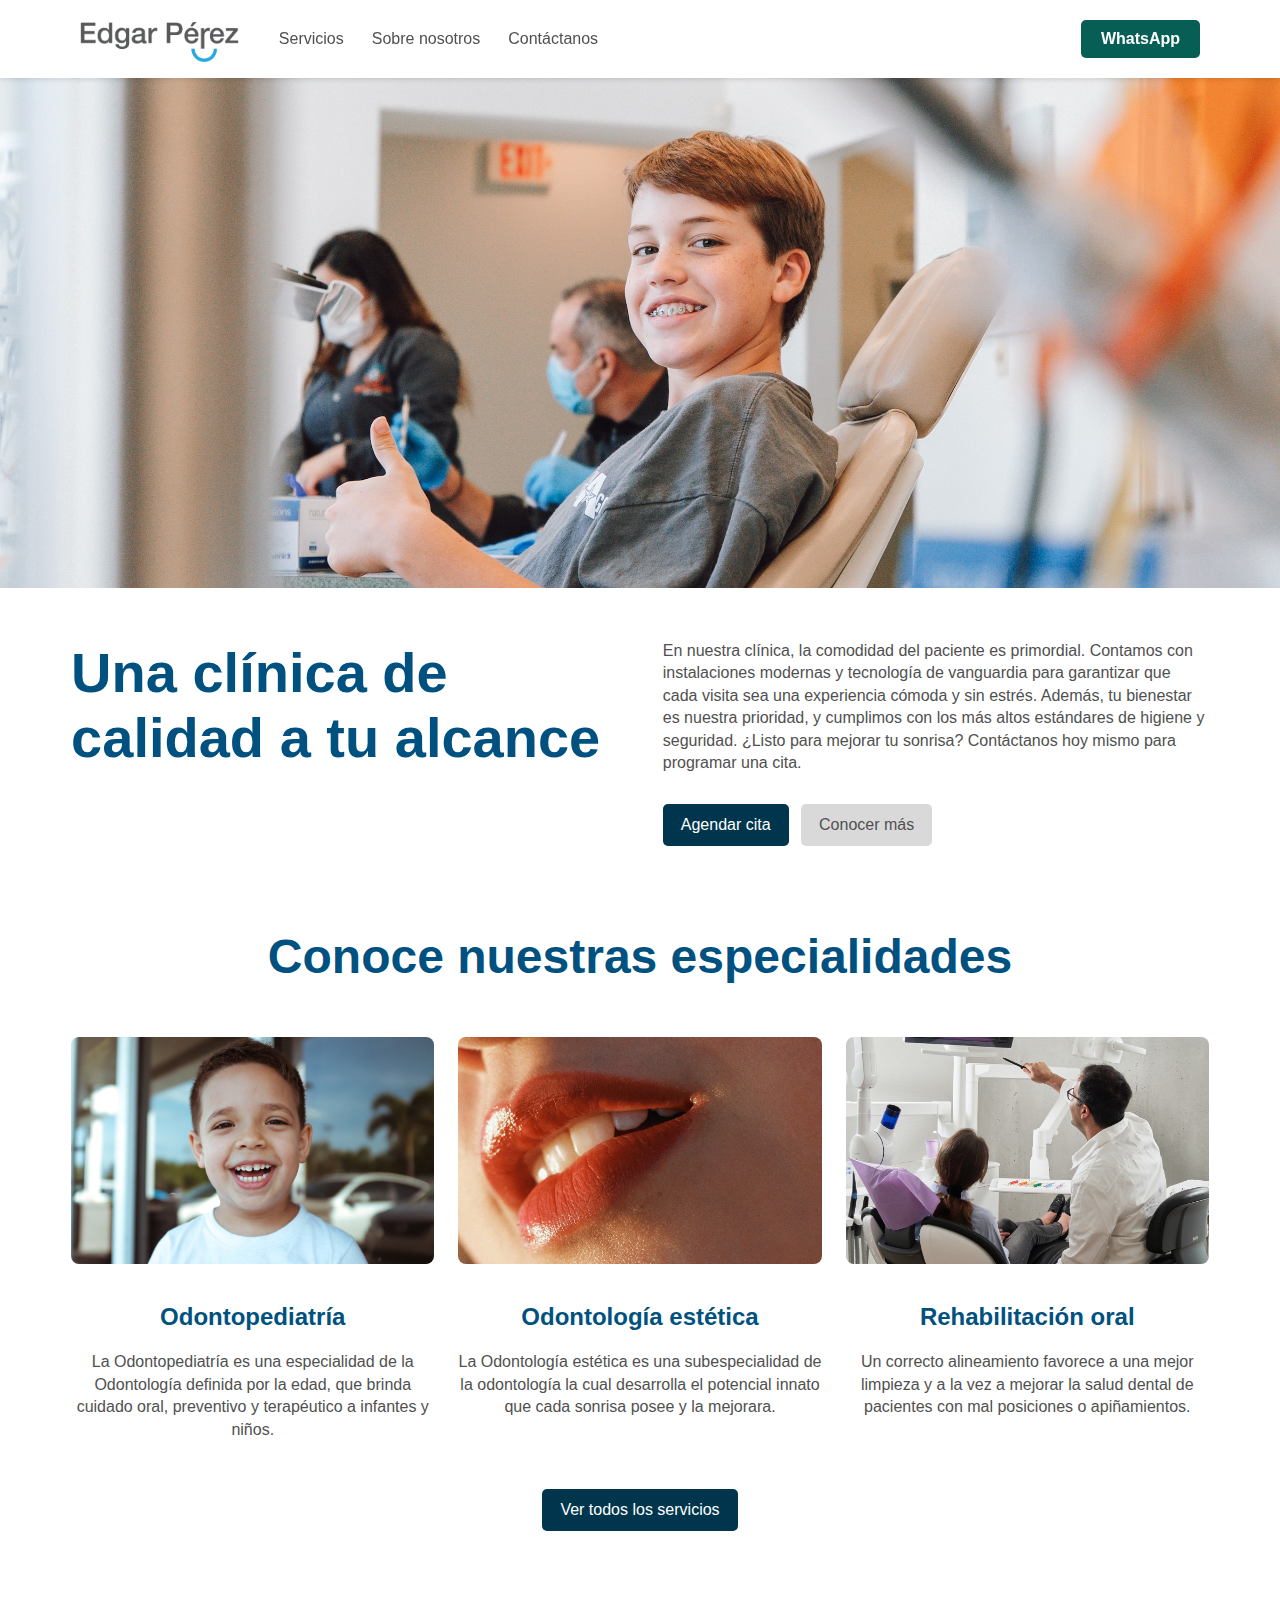
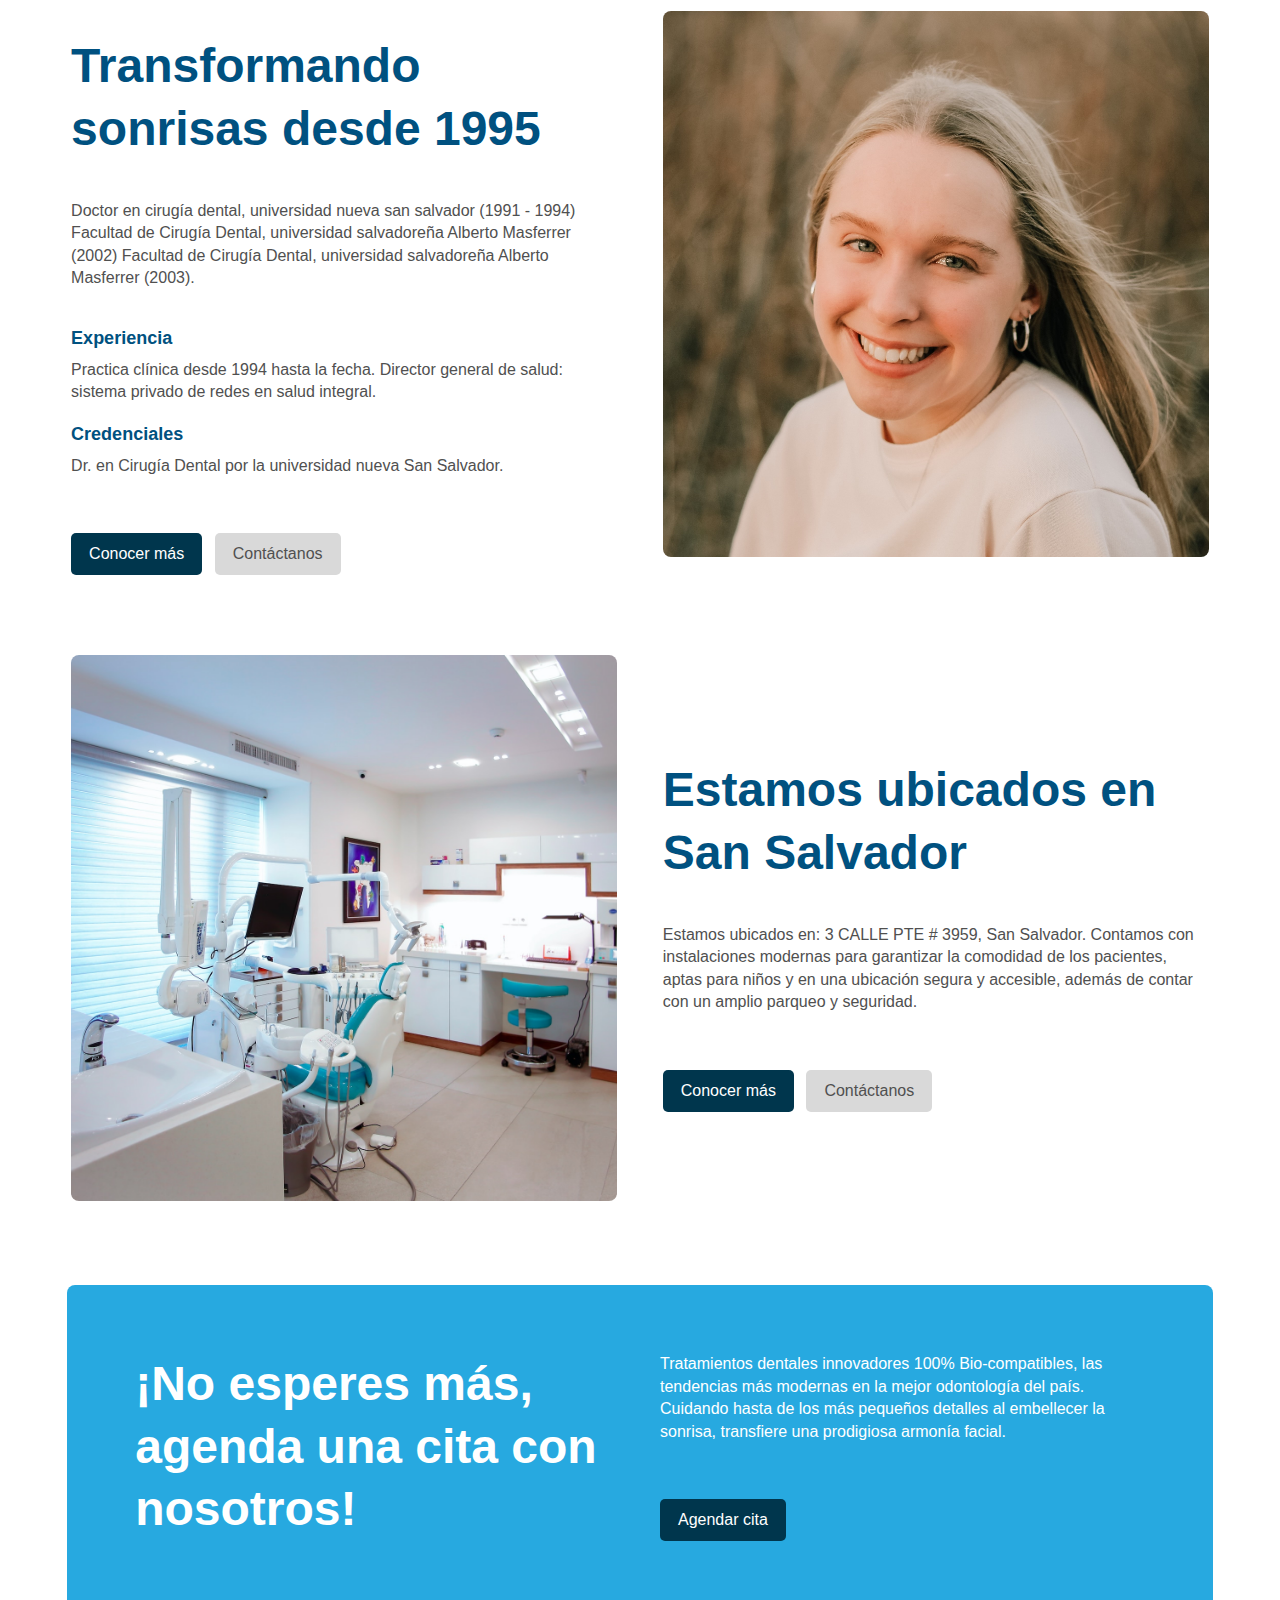
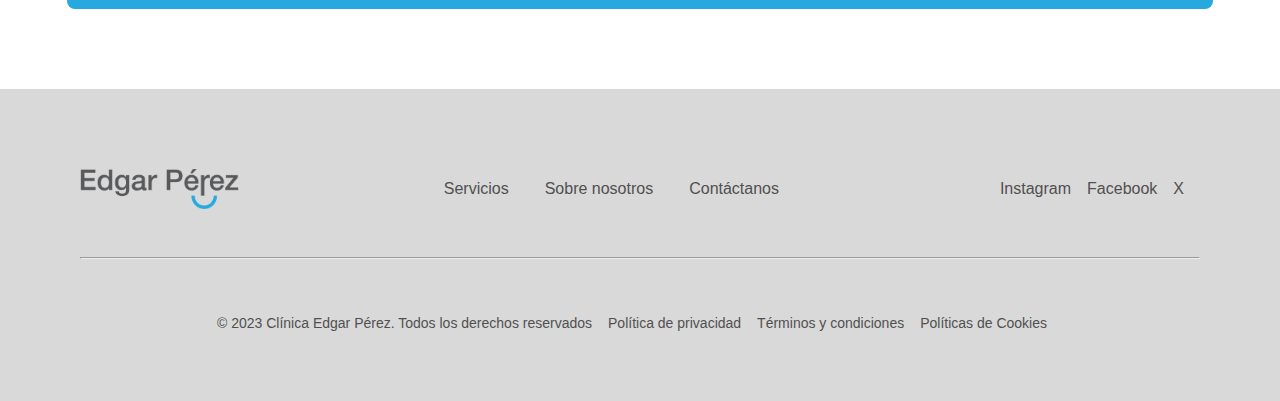
<file: Home/index.html>
<!DOCTYPE html>
<html lang="es">
<head>
	<meta charset="utf-8">
	<meta name="viewport" content="width=device-width, initial-scale=1">
	<link rel="stylesheet" href="css/mainstyle.css">
	<title>Home</title>
</head>
<body>
	<nav class="navbar">
        <div class="left-section">
            <div class="logo"><img src="img/logoprincipal.png" alt="logo Edgar" height="40px" /></div>
            <ul class="nav-links">
                <li><a href="#">Servicios</a></li>
                <li><a href="#">Sobre nosotros</a></li>
                <li><a href="#">Contáctanos</a></li>
            </ul>
        </div>
        <div class="right-section">
            <div class="whatsapp-btn"><b>WhatsApp</b></div>
        </div>
    </nav>

    <figure>
		<img src="img/fotomain.jpg" class="bannerimg" />
	</figure>

	<section id="hero"> <!--Hero section-->

		<div>

			<h1>Una clínica de calidad a tu alcance</h1>

		</div>

		<article>

			<div>			
				<p>En nuestra clínica, la comodidad del paciente es primordial. Contamos con instalaciones modernas y tecnología de vanguardia para garantizar que cada visita sea una experiencia cómoda y sin estrés. Además, tu bienestar es nuestra prioridad, y cumplimos con los más altos estándares de higiene y seguridad.
				¿Listo para mejorar tu sonrisa? Contáctanos hoy mismo para programar una cita.</p>
			</div>
			<br>

			<div>			
				<a id="botonp" class="boton1" href="#">Agendar cita</a>
				<a class="boton2" href="#">Conocer más</a>
			</div>

		</article>

	</section>

	<section id="conoce"> <!-- Especialidades -->

		<h2>Conoce nuestras
		especialidades</h2>

		<div class="especialidades">
			<article>
				<img src="img/infantil.jpg" alt="Odontopediatría" />
				<h3>Odontopediatría</h3>
				<br>
				<p class="espe">La Odontopediatría es una especialidad de la Odontología definida por la edad, que brinda cuidado oral, preventivo y terapéutico a infantes y niños.</p>
			</article>

			<article>
				<img src="img/estetica.jpg" alt="Odontología estética" />
				<h3>Odontología estética</h3>
				<br>
				<p class="espe">La Odontología estética es una subespecialidad de la odontología la cual desarrolla el potencial innato que cada sonrisa posee y la mejorara.</p>
			</article>

			<article>
				<img src="img/rehabilitacion.jpg" alt="Rehabilitación oral" />
				<h3>Rehabilitación oral</h3>
				<br>
				<p class="espe">Un correcto alineamiento favorece a una mejor limpieza y a la vez a mejorar la salud dental de pacientes con mal posiciones o apiñamientos.</p>
			</article>
		</div>

		<a class="boton1" href="#">Ver todos los servicios</a>

	</section> 

	<section id="historia"> <!-- Historia -->
		
		<div class="H-left">
			<article>
				<h2 class="H-titulo">Transformando sonrisas desde 1995</h2>
				<p>Doctor en cirugía dental, universidad nueva san salvador (1991 - 1994) Facultad de Cirugía Dental, universidad salvadoreña Alberto Masferrer (2002) Facultad de Cirugía Dental, universidad salvadoreña Alberto Masferrer (2003).</p> <br>
			</article>

			<article>
				<div>
					<br>
					<h4>Experiencia</h4>
					<p class="chiquito">Practica clínica desde 1994 hasta la fecha. Director general de salud: sistema privado de redes en salud integral.</p>
				</div>

				<div>
					<br>
					<h4>Credenciales</h4>
					<p class="chiquito">Dr. en Cirugía Dental por la universidad nueva San Salvador.</p>
				</div>

			</article>

			<div>
				<a class="boton1" href="#">Conocer más</a>
				<a class="boton2" href="#">Contáctanos</a>
			</div>
		</div>

		<figure class="H-right">
			<img src="img/1995.jpg" alt="1995" />
		</figure>

	</section>

	<section id="ubicacion"> <!-- Ubicación -->
		
		<figure class="U-left">
			<img src="img/ubicacion.jpg" alt="Ubicación" />
		</figure>

		<div class="U-right">
			<article>
				<h2 class="H-titulo">Estamos ubicados en San Salvador</h2>
				<p>Estamos ubicados en: 3 CALLE PTE # 3959, San Salvador.
				Contamos con instalaciones modernas para garantizar la comodidad de los pacientes, aptas para niños y en una ubicación segura y accesible, además de contar con un amplio parqueo y seguridad. </p>
			</article>

			<div>
				<a class="boton1" href="#">Conocer más</a>
				<a class="boton2" href="#">Contáctanos</a>
			</div>
		</div>

	</section>

	<section id="CTA">

	  <div class="cta-container">

	    <div>
	      <h2 class="CTAcolor">¡No esperes más, agenda una cita con nosotros!</h2>
	    </div>

	    <div>
	      <p class="CTAcolor">Tratamientos dentales innovadores 100% Bio-compatibles, las tendencias más modernas en la mejor odontología del país.
		Cuidando hasta de los más pequeños detalles al embellecer la sonrisa, transfiere una prodigiosa armonía facial.</p>
	      <a class="boton1 CTA" href="#">Agendar cita</a>
	    </div>

	  </div>

	</section>


	<footer>
	  <div id="superior">

	    <img src="img/logoprincipal.png" alt="logo Edgar" height="40px" />

	    <ul class="nav-links">
	      <li><a href="#">Servicios</a></li>
	      <li><a href="#">Sobre nosotros</a></li>
	      <li><a href="#">Contáctanos</a></li>
	    </ul>

	    <ul class="redes-links">
	      <li><a href="#">Instagram</a></li>
	      <li><a href="#">Facebook</a></li>
	      <li><a href="#">X</a></li>
	    </ul>

	  </div>

	  <hr>

	  <div id="inferior">

	    <ul class="footer-links">
	      <li><a href="#">© 2023 Clínica Edgar Pérez. Todos los derechos reservados</a></li>
	      <li><a href="#">Política de privacidad</a></li>
	      <li><a href="#">Términos y condiciones</a></li>
	      <li><a href="#">Políticas de Cookies</a></li>
	    </ul>

	  </div>
	</footer>

</body>
</html>
</file>
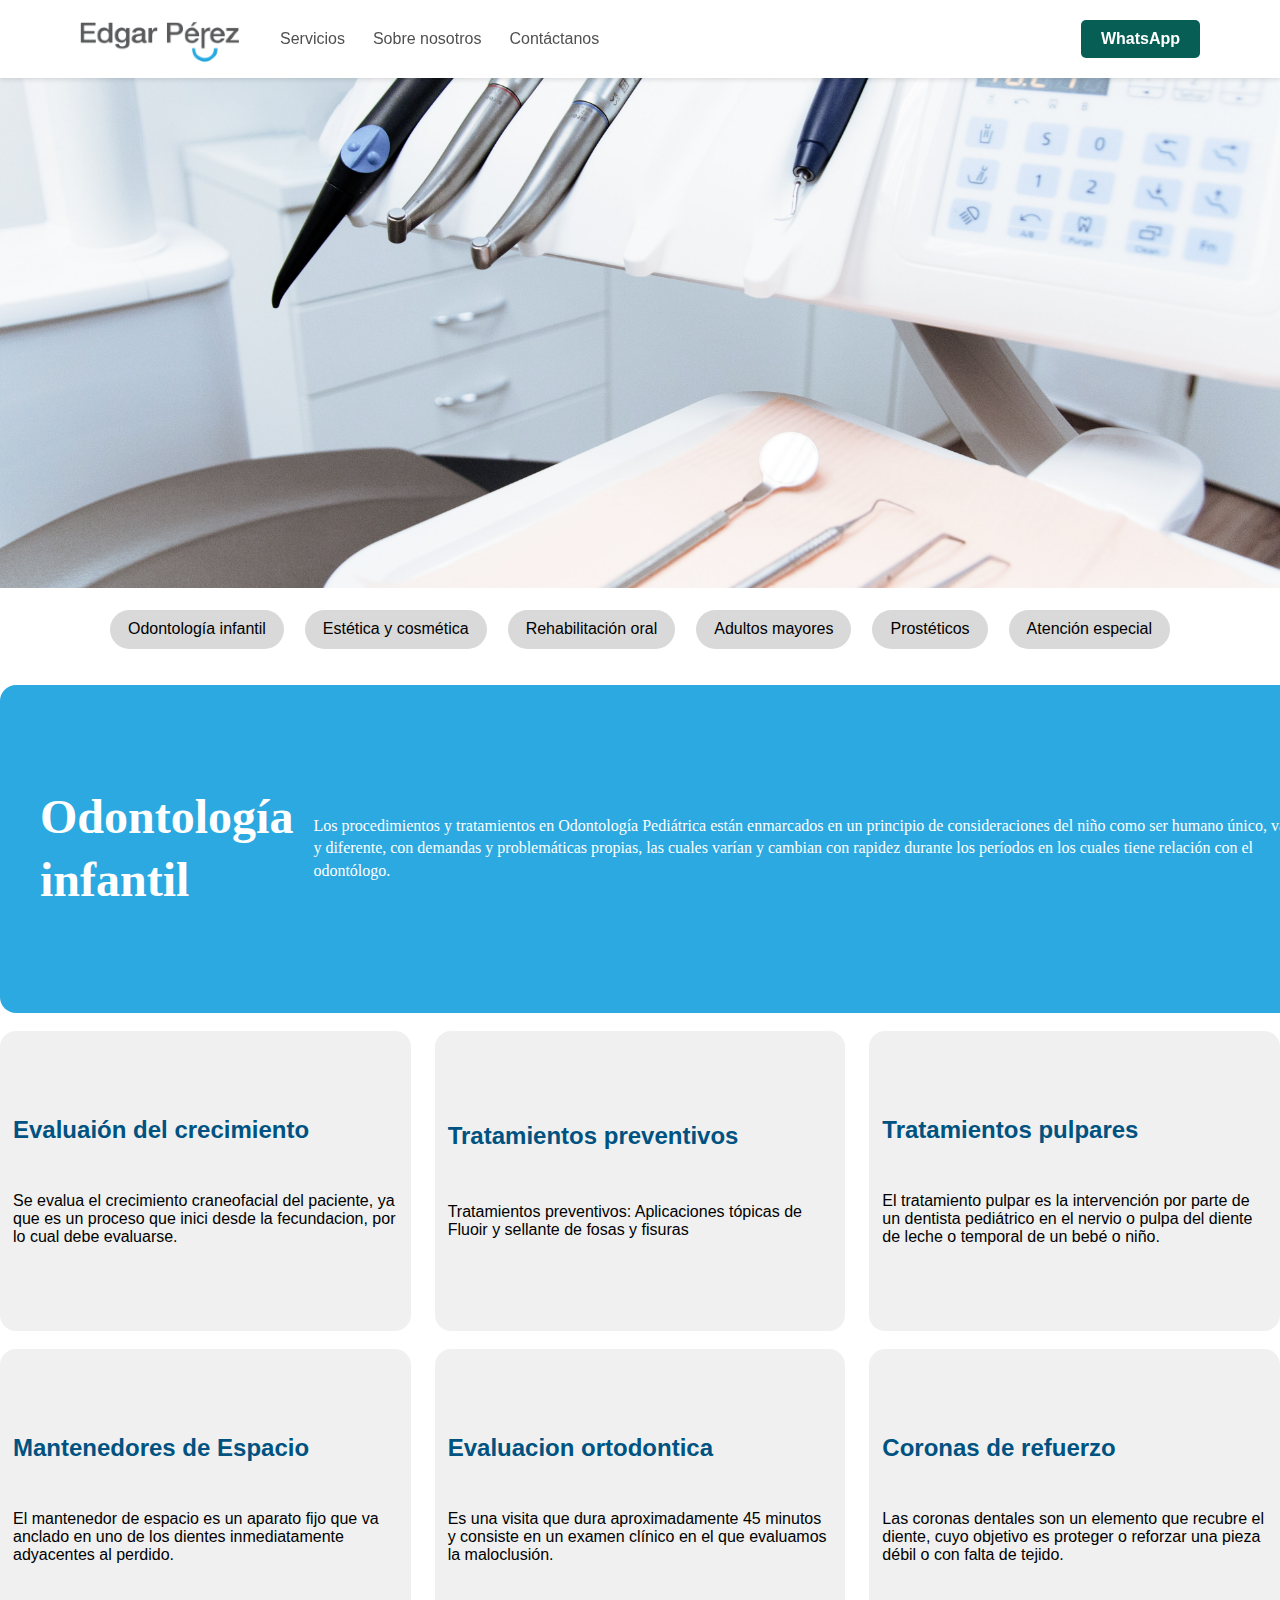
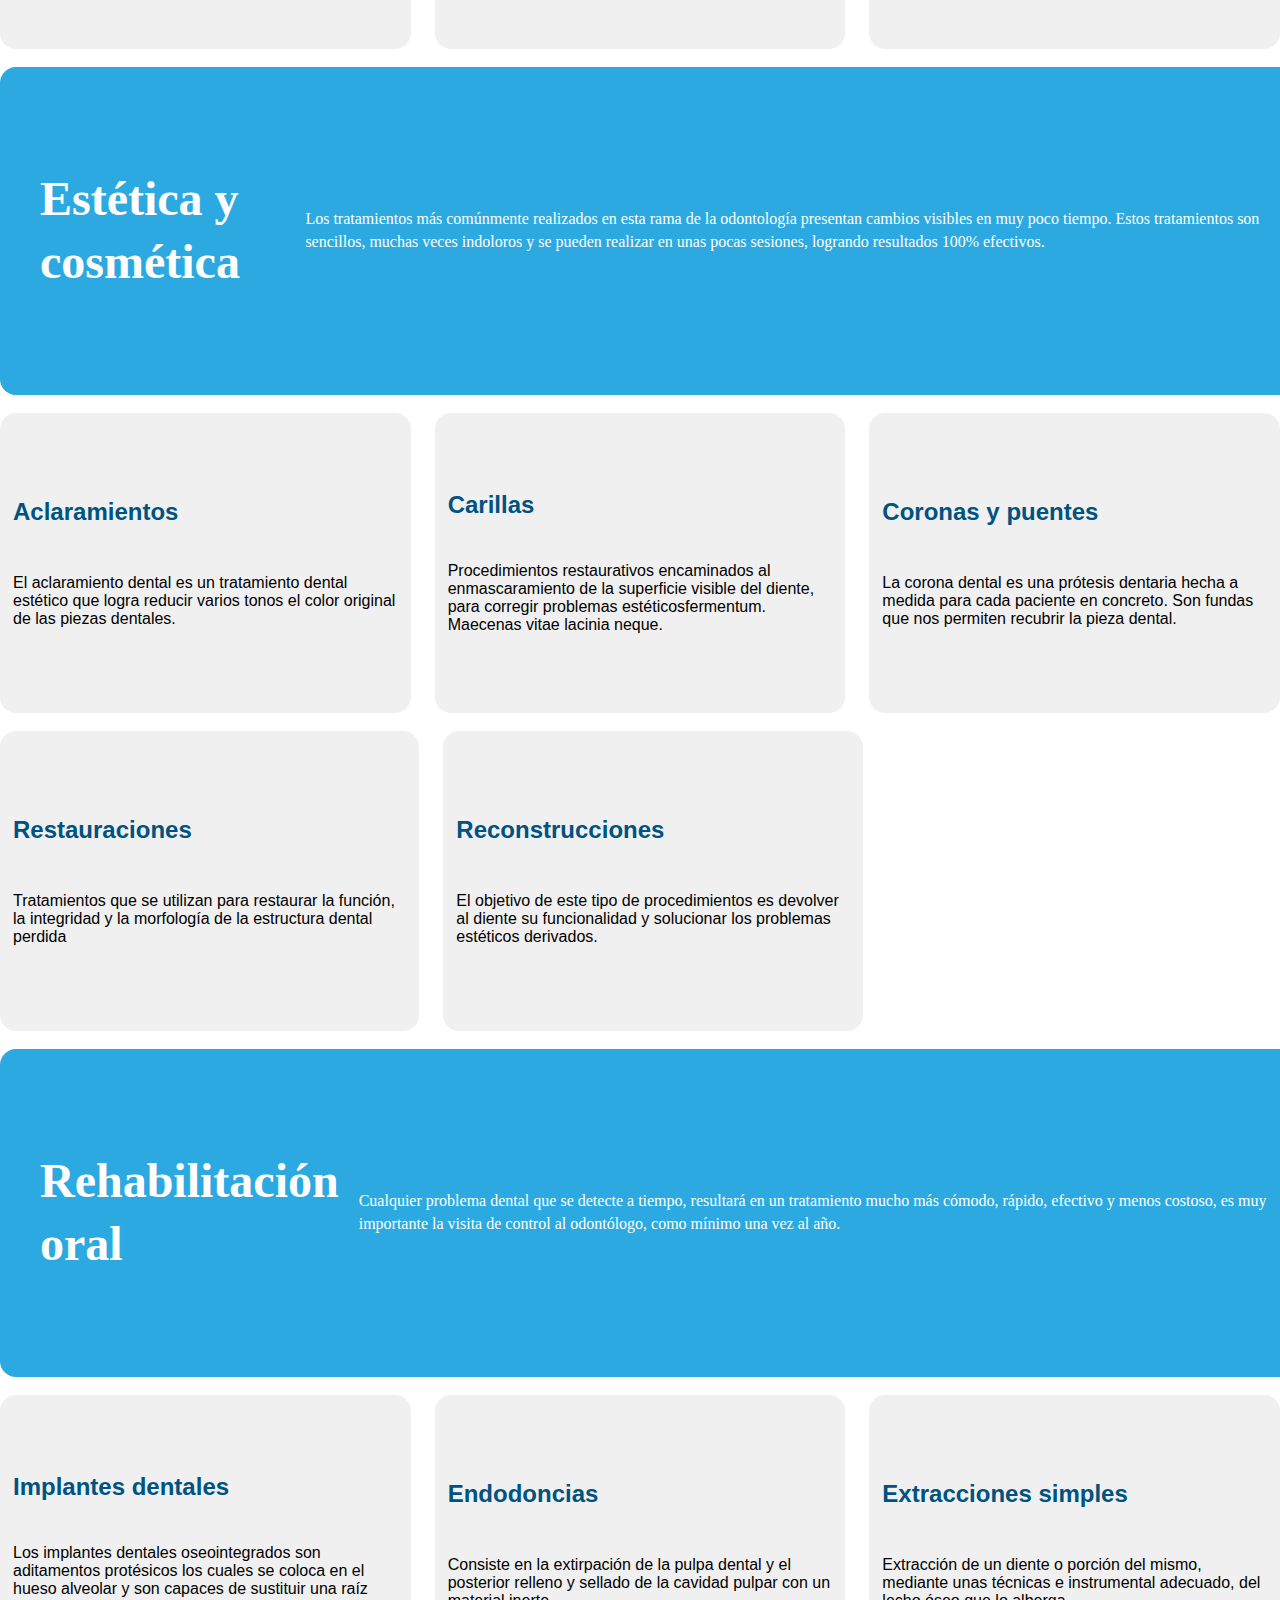
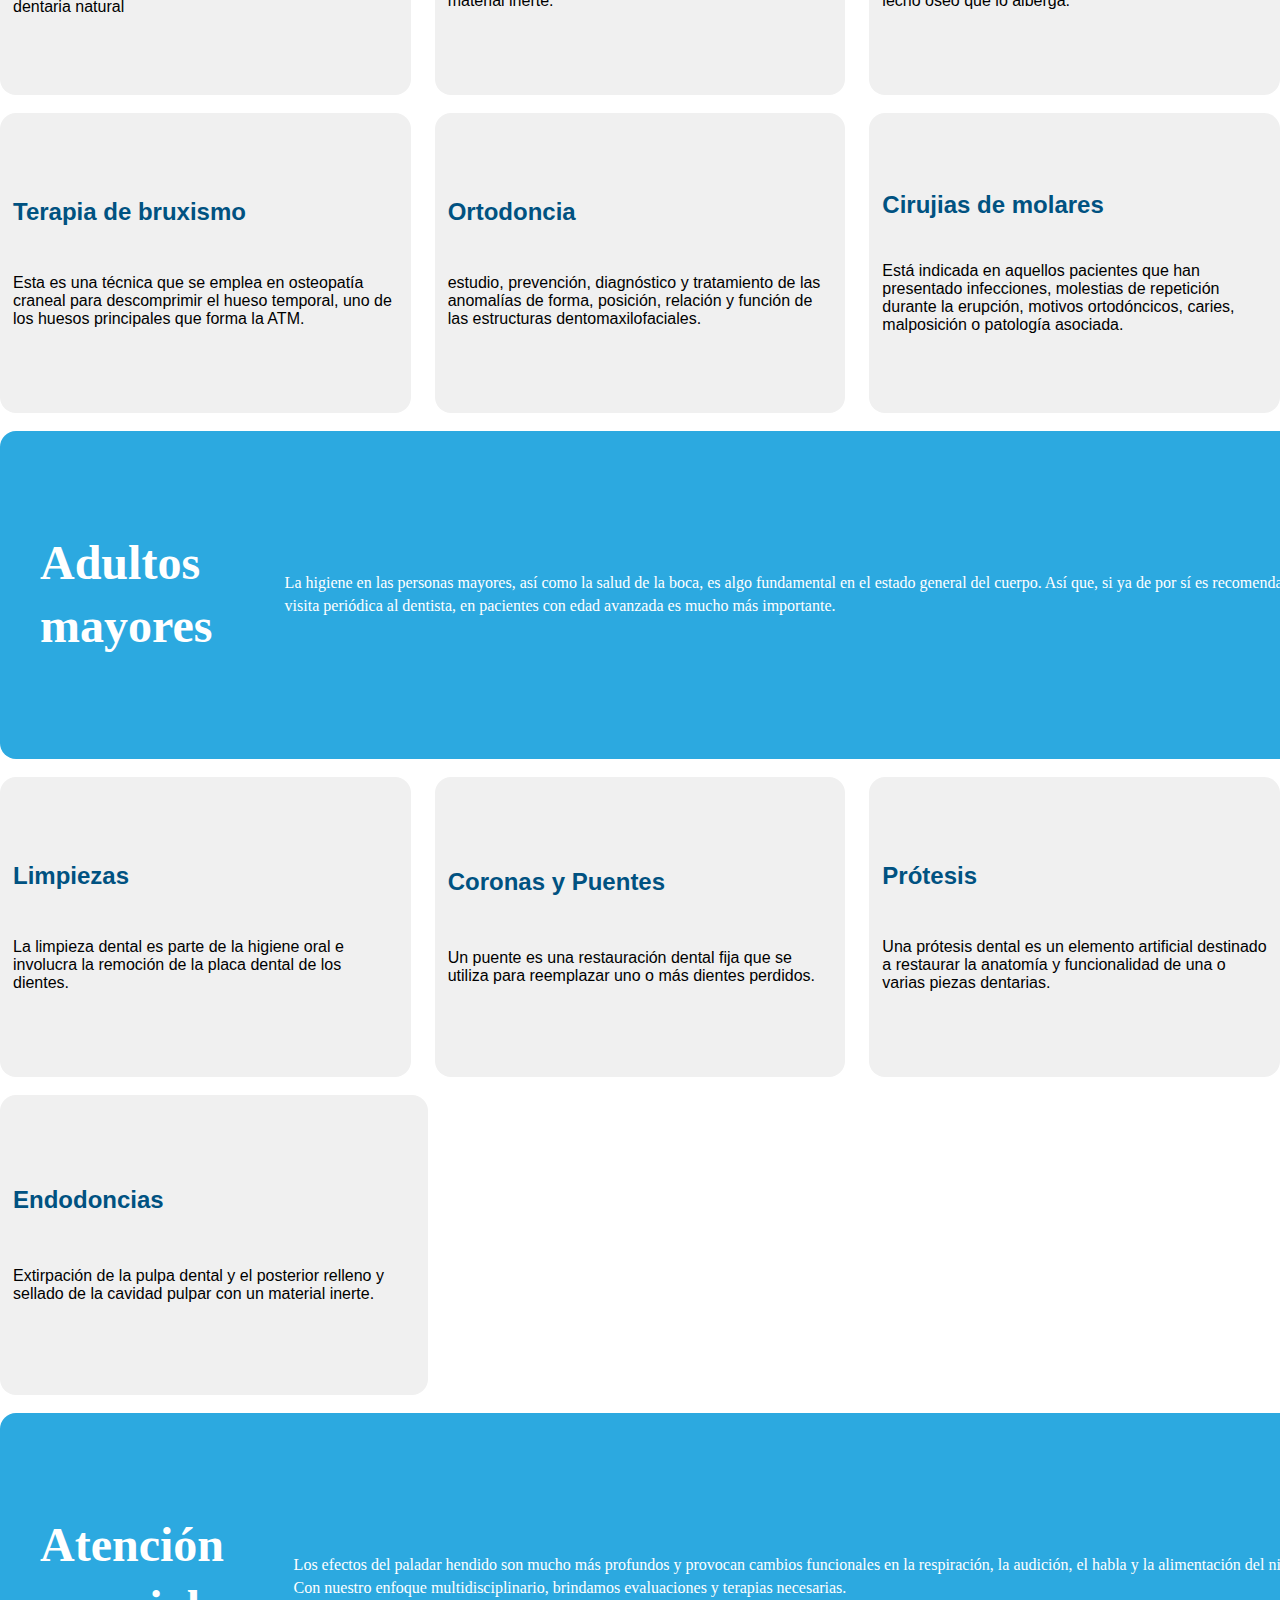
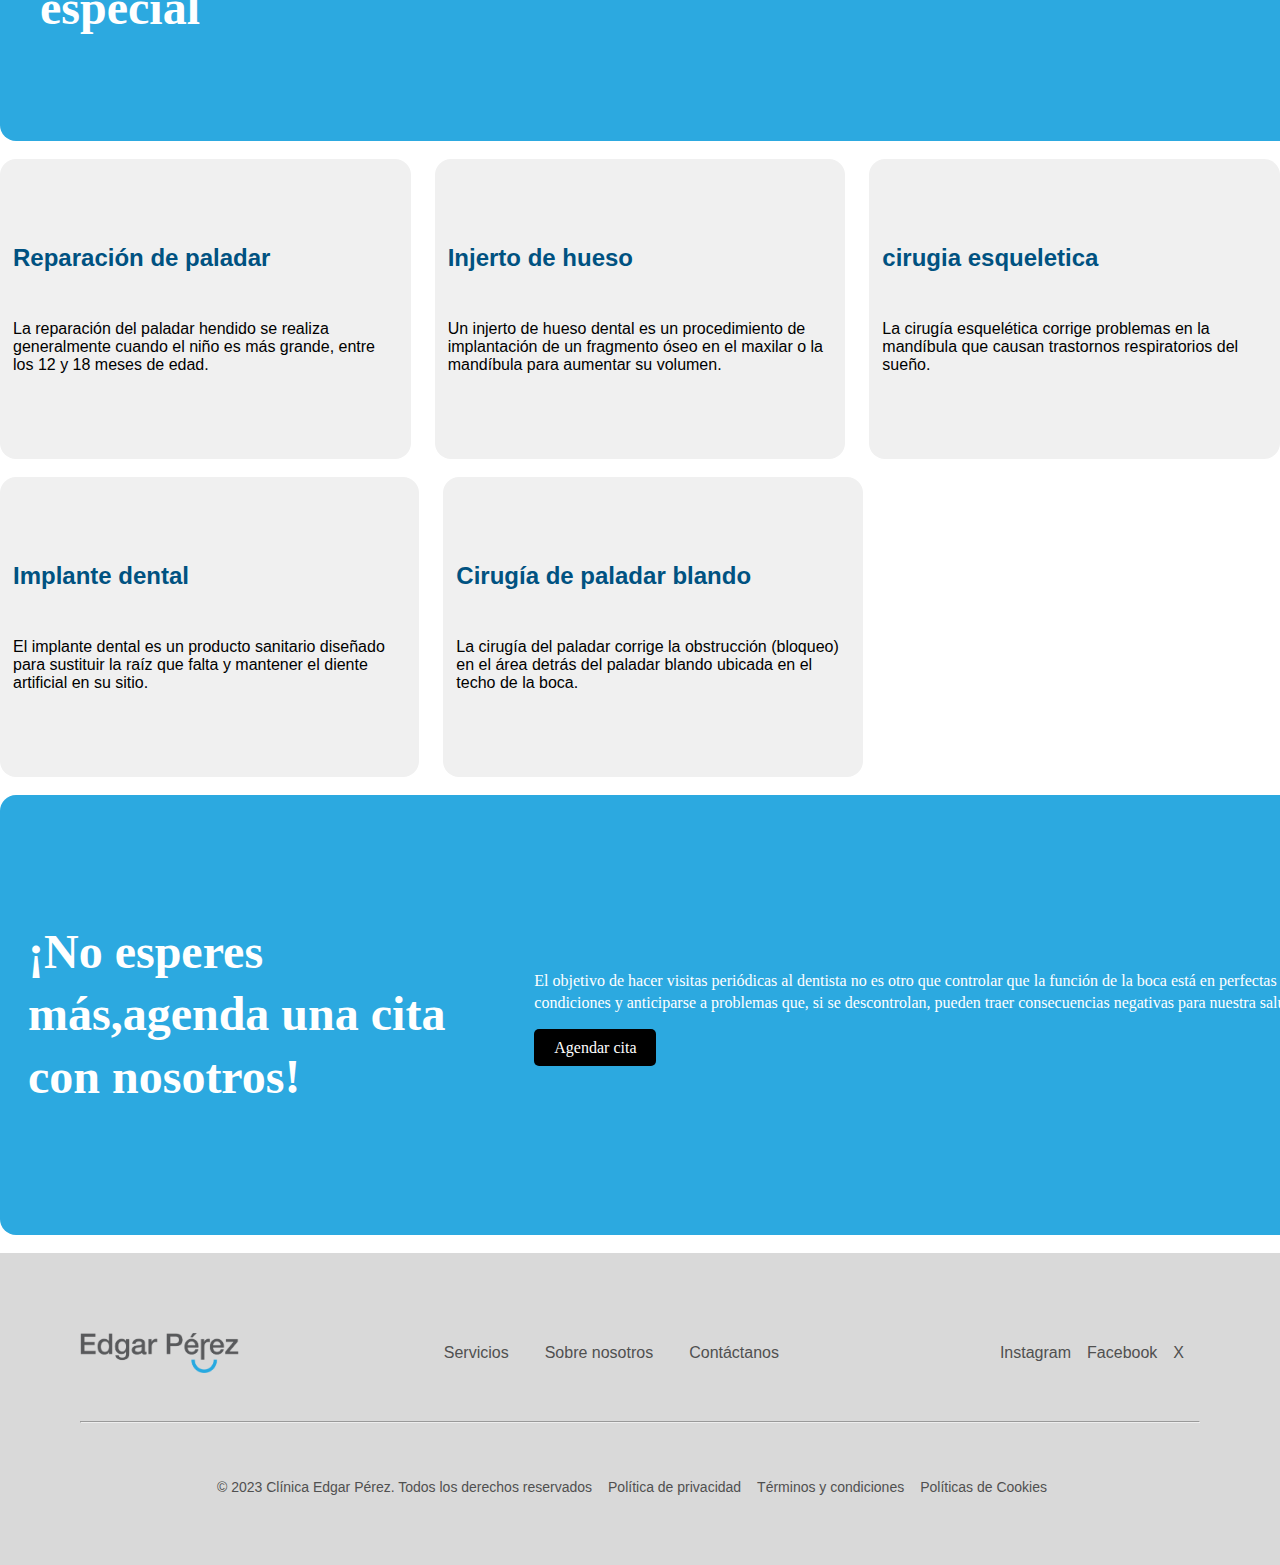
<file: Página de Servicios/Servicios.html>
<!DOCTYPE html>
<html>
<head>
	<meta charset="utf-8">
	<meta name="viewport" content="width=device-width, initial-scale=1">
	<title>Servivios</title>
	<link rel="stylesheet" type="text/css" href="css/estilos.css">
</head>
<body>
	   <nav class="navbar">
        <div class="left-section">
            <div class="logo"><img src="img/logoprincipal2.png" alt="logo edgar" height="40%"></div>
            <ul class="nav-links">
                <li><a href="#">Servicios</a></li>
                <li><a href="#">Sobre nosotros</a></li>
                <li><a href="#">Contáctanos</a></li>
            </ul>
        </div>
        <div class="right-section">
            <div class="whatsapp-btn"><b>WhatsApp</b></div>
        </div>
   	 </nav>
<figure class="Servicios"><img src="img/banner.jpg" class="banner"></figure>
<br>
	<div class="botton">
		<a href="" class="boton">Odontología infantil</a>
		<a href="" class="boton">Estética y cosmética</a>
		<a href="" class="boton">Rehabilitación oral</a>
		<a href="" class="boton">Adultos mayores</a>
		<a href="" class="boton">Prostéticos</a>
		<a href="" class="boton">Atención especial</a>
	</div>
<br>
<br>
	<section class="apartado">
		<div class="titulo">Odontología infantil</div>
		<div class="texto">
		Los procedimientos y tratamientos en Odontología Pediátrica están enmarcados en un principio de consideraciones del niño como ser humano único, valioso y diferente, con demandas y problemáticas propias, las cuales varían y cambian con rapidez durante los períodos en los cuales tiene relación con el odontólogo.
		</div>
	</section>
<br>
<section class="apartado2">
<article class="texto2"><p><h2><b class="color">Evaluaión del crecimiento</b></h2>Se evalua el crecimiento craneofacial del paciente, ya que es un proceso que inici desde la fecundacion, por lo cual debe evaluarse.</p></article>	
<article class="texto2"><p><h2><b class="color">Tratamientos preventivos</b></h2>Tratamientos preventivos: Aplicaciones tópicas de Fluoir y sellante de fosas y fisuras</p></article>	
<article class="texto2"><p><h2><b class="color">Tratamientos pulpares</b></h2>El tratamiento pulpar es la intervención por parte de un dentista pediátrico en el nervio o pulpa del diente de leche o temporal de un bebé o niño.</p></article>	
</section>
<br>
<section class="apartado2">
<article class="texto2 "><p><h2><b class="color">Mantenedores de Espacio</b></h2>El mantenedor de espacio es un aparato fijo que va anclado en uno de los dientes inmediatamente adyacentes al perdido.</p></article>		
<article class="texto2"><p><h2><b class="color">Evaluacion ortodontica</b></h2>Es una visita que dura aproximadamente 45 minutos y consiste en un examen clínico en el que evaluamos la maloclusión.</p></article>	
<article class="texto2"><p><h2><b class="color">Coronas de refuerzo</b></h2>Las coronas dentales son un elemento que recubre el diente, cuyo objetivo es proteger o reforzar una pieza débil o con falta de tejido.</p></article>	
</section>	
<br>
	<section class="apartado">
		<div class="titulo">Estética y cosmética</div>
		<div class="texto">
		Los tratamientos más comúnmente realizados en esta rama de la odontología presentan cambios visibles en muy poco tiempo. Estos tratamientos son sencillos, muchas veces indoloros y se pueden realizar en unas pocas sesiones, logrando resultados 100% efectivos.
		</div>
	</section>
<br>
<section class="apartado2">
<article class="texto2"><p><h2><b class="color">Aclaramientos</b></h2>El aclaramiento dental es un tratamiento dental estético que logra reducir varios tonos el color original de las piezas dentales.</p></article>	
<article class="texto2"><p><h2><b class="color">Carillas</b></h2>Procedimientos restaurativos encaminados al enmascaramiento de la superficie visible del diente, para corregir problemas estéticosfermentum. Maecenas vitae lacinia neque.</p></article>	
<article class="texto2"><p><h2><b class="color">Coronas y puentes</b></h2>La corona dental es una prótesis dentaria hecha a medida para cada paciente en concreto. Son fundas que nos permiten recubrir la pieza dental.</p></article>	
</section>
<br>
<section class="apartado2">
<article class="texto2 "><p><h2><b class="color">Restauraciones</b></h2>Tratamientos que se utilizan para restaurar la función, la integridad y la morfología de la estructura dental perdida</p></article>		
<article class="texto2 "><p><h2><b class="color">Reconstrucciones</b></h2>El objetivo de este tipo de procedimientos es devolver al diente su funcionalidad y solucionar los problemas estéticos derivados.</p></article>
<article class="uno"></article>	
</section>
<br>
	<section class="apartado">
		<div class="titulo">Rehabilitación oral</div>
		<div class="texto">
		Cualquier problema dental que se detecte a tiempo, resultará en un tratamiento mucho más cómodo, rápido, efectivo y menos costoso, es muy importante la visita de control al odontólogo, como mínimo una vez al año.

		</div>
	</section>
<br>
<section class="apartado2">
<article class="texto2"><p><h2><b class="color">Implantes dentales</b></h2>Los implantes dentales oseointegrados son aditamentos protésicos los cuales se coloca en el hueso alveolar y son capaces de sustituir una raíz dentaria natural</p></article>	
<article class="texto2"><p><h2><b class="color">Endodoncias</b></h2>Consiste en la extirpación de la pulpa dental y el posterior relleno y sellado de la cavidad pulpar con un material inerte.</p></article>	
<article class="texto2"><p><h2><b class="color">Extracciones simples</b></h2>Extracción de un diente o porción del mismo, mediante unas técnicas e instrumental adecuado, del lecho óseo que lo alberga.</p></article>	
</section>
<br>
<section class="apartado2">
<article class="texto2 "><p><h2><b class="color">Terapia de bruxismo</b></h2>Esta es una técnica que se emplea en osteopatía craneal para descomprimir el hueso temporal, uno de los huesos principales que forma la ATM.</p></article>		
<article class="texto2"><p><h2><b class="color">Ortodoncia</b></h2>estudio, prevención, diagnóstico y tratamiento de las anomalías de forma, posición, relación y función de las estructuras dentomaxilofaciales.</p></article>	
<article class="texto2"><p><h2><b class="color">Cirujias de molares</b></h2>Está indicada en aquellos pacientes que han presentado infecciones, molestias de repetición durante la erupción, motivos ortodóncicos, caries, malposición o patología asociada.</p></article>	
</section>	
<br>

	<section class="apartado">
		<div class="titulo">Adultos mayores</div>
		<div class="texto">
		La higiene en las personas mayores, así como la salud de la boca, es algo fundamental en el estado general del cuerpo. Así que, si ya de por sí es recomendable la visita periódica al dentista, en pacientes con edad avanzada es mucho más importante.
		</div>
	</section>
<br>
<section class="apartado2">
<article class="texto2"><p><h2><b class="color">Limpiezas</b></h2>La limpieza dental es parte de la higiene oral e involucra la remoción de la placa dental de los dientes.</p></article>	
<article class="texto2"><p><h2><b class="color">Coronas y Puentes</b></h2>Un puente es una restauración dental fija que se utiliza para reemplazar uno o más dientes perdidos.</p></article>	
<article class="texto2"><p><h2><b class="color">Prótesis</b></h2>Una prótesis dental es un elemento artificial destinado a restaurar la anatomía y funcionalidad de una o varias piezas dentarias.</p></article>	
</section>
<br>
<section class="apartado2">
<article class="texto2 "><p><h2><b class="color">Endodoncias</b></h2>Extirpación de la pulpa dental y el posterior relleno y sellado de la cavidad pulpar con un material inerte.</p></article>		
<article class="uno"></article>
<article class="uno"></article>	
</section>
<br>
	<section class="apartado">
		<div class="titulo">Atención especial</div>
		<div class="texto">
		Los efectos del paladar hendido son mucho más profundos y provocan cambios funcionales en la respiración, la audición, el habla y la alimentación del niño. Con nuestro enfoque multidisciplinario, brindamos evaluaciones y terapias necesarias.
		</div>
	</section>
<br>
<section class="apartado2">
<article class="texto2"><p><h2><b class="color">Reparación de paladar</b></h2>La reparación del paladar hendido se realiza generalmente cuando el niño es más grande, entre los 12 y 18 meses de edad.</p></article>	
<article class="texto2"><p><h2><b class="color">Injerto de hueso</b></h2>Un injerto de hueso dental es un procedimiento de implantación de un fragmento óseo en el maxilar o la mandíbula para aumentar su volumen.</p></article>	
<article class="texto2"><p><h2><b class="color">cirugia esqueletica</b></h2>La cirugía esquelética corrige problemas en la mandíbula que causan trastornos respiratorios del sueño.</p></article>	
</section>
<br>
<section class="apartado2">
<article class="texto2 "><p><h2><b class="color">Implante dental</b></h2>El implante dental es un producto sanitario diseñado para sustituir la raíz que falta y mantener el diente artificial en su sitio.</p></article>		
<article class="texto2 "><p><h2><b class="color">Cirugía de paladar blando</b></h2>La cirugía del paladar corrige la obstrucción (bloqueo) en el área detrás del paladar blando ubicada en el techo de la boca.</p></article>
<article class="uno"></article>	
</section>
<br>
	<section class="apartado3">
		<div class="titulo">¡No esperes más,agenda una cita con nosotros!</div>
		<div class="texto">
		El objetivo de hacer visitas periódicas al dentista no es otro que controlar que la función de la boca está en perfectas condiciones y anticiparse a problemas que, si se descontrolan, pueden traer consecuencias negativas para nuestra salud.
		<br>
		<br>
		<p><a href="" class="bottonn">Agendar cita</a></p>
		</div>
	</section>
<br>
	<footer>
	  <div id="superior">

	    <img src="img/logoprincipal.png" alt="logo Edgar" height="40px" />

	    <ul class="nav-links">
	      <li><a href="#">Servicios</a></li>
	      <li><a href="#">Sobre nosotros</a></li>
	      <li><a href="#">Contáctanos</a></li>
	    </ul>

	    <ul class="redes-links">
	      <li><a href="#">Instagram</a></li>
	      <li><a href="#">Facebook</a></li>
	      <li><a href="#">X</a></li>
	    </ul>

	  </div>

	  <hr>

	  <div id="inferior">

	    <ul class="footer-links">
	      <li><a href="#">© 2023 Clínica Edgar Pérez. Todos los derechos reservados</a></li>
	      <li><a href="#">Política de privacidad</a></li>
	      <li><a href="#">Términos y condiciones</a></li>
	      <li><a href="#">Políticas de Cookies</a></li>
	    </ul>

	  </div>
	</footer>
</body>
</html>
</file>
<file: Home/css/mainstyle.css>
*{
    margin: 0;
    padding: 0;
}

a {
    list-style: none;
    text-decoration: none;
    color: #505050;
}

body {
    margin: 0;
    padding: 0;
    font-family: 'Inter', sans-serif;
    background: white;
}


.navbar {
    display: flex;
    justify-content: space-between;
    align-items: center;
    background-color: #fff;
    padding: 10px 0px;
    box-shadow: 0px 2px 4px rgba(0, 0, 0, 0.1);
    position: fixed; 
    top: 0; 
    left: 0; 
    right: 0; 
}

.left-section {
    display: flex;
    align-items: center;
    font-size: 16px;
}

.logo {
    padding-top: 12px;
    font-size: 24px;
    font-weight: bold;
    margin-right: 40px;
    margin-left: 80px;
}

.nav-links {
    list-style: none;
    display: flex;
    gap: 20px;
    align-items: center;
}

.nav-links li a {
    text-decoration: none;
    color: #505050;
    transition: color 0.3s;
}

.nav-links li a:hover {
    color: #27a9e0;
}

.whatsapp-btn:hover {
    background-color: rgb(43, 221, 43);
}

.right-section {
    display: flex;
    align-items: center;
    font-size: 16px;
}

.whatsapp-btn {
    background-color: #075e54;
    color: white;
    padding: 10px 20px;
    border-radius: 5px;
    cursor: pointer;
    transition: background-color 0.4s;
    margin-right: 80px;
}
.centrada {
    display: block; 
    margin: 150px auto;
    max-width: 700px;     
    width: 100%; 
}

.bannerimg {
    height: 588px; 
    width: 100%; 
    object-fit: cover; 
} 

h1 {
    color: #005180;
    font-size: 56px;
    font-style: normal;
    font-weight: 700;
    line-height: normal;  
}

h2 {
    color: #005180;
    text-align: center;
    font-size: 48px;
    font-style: normal;
    font-weight: 700;
    line-height: 130%; 
}

h3 {
    color: #005180;
    text-align: center;
    font-size: 24px;
    font-style: normal;
    font-weight: 700;
    line-height: 140%; 
}

h4 {
    color: #005180;
    font-size: 18px;
    font-style: normal;
    font-weight: 700;
    line-height: 140%; 
    margin-bottom: 8px;
}

div.article p.chiquito {
  font-size: 14px;
}


p {
    color: #505050;
    font-size: 16px;
    font-style: normal;
    font-weight: 400;
    line-height: 140%; 
}

.boton1 {
    color: white;
    display: inline-flex;
    padding: 12px 18px;
    justify-content: center;
    align-items: center;
    gap: 10px;
    border-radius: 5px;
    background-color: #00364D;
    list-style: none;
    transition: background-color 0.4s;
    margin-top: 56px; 
    margin-right: 8px;
}

.boton1:hover {
    background-color:#27a9e0;
}

.boton2 {
    color: #505050;
    display: inline-flex;
    padding: 12px 18px;
    justify-content: center;
    align-items: center;
    gap: 10px;
    border-radius: 5px;
    transition: background-color 0.4s;
    background: #d9d9d9;
    list-style: none;
}

section {
    margin-top: 80px;
    width: 88.89%;
    margin-left: auto;
    margin-right: auto;
    
}

footer {
    margin-top: 80px;
    width: 100%;
    margin-left: auto;
    margin-right: auto;
    background-color: #d9d9d9;
}

#hero {
    margin-top: 48px;
}

#hero {
  display: flex;
  flex-wrap: wrap;
  justify-content: space-between;
}

#hero > div, #hero > article {
  flex: 1;
  max-width: 48%;
}



.especialidades {
  display: flex;
  gap: 24px;
}

.article {
  flex: 1;
  margin: 10px;
  padding: 10px;
  border: 1px solid #ccc;
  text-align: center;
}

.espe {
  text-align: center;
}

.especialidades article img{
  max-width: 100%;
  height: auto;
  width: 100%; 
  aspect-ratio: 1.6 / 1; 
  border-radius: 8px; 
  object-fit: cover;
}

.especialidades {
  margin-top: 48px; 
  margin-bottom: 48px;
}

.especialidades article h3 {
  margin-top: 32px; 
}

#botonp.boton1 {
  margin-top: 12px;
}

#botonp {
  margin-right: 8px; 
}

#conoce .boton1 {
  display: block;
  margin: auto;
  text-align: center;
  width: fit-content;
}

#historia {
  display: flex;
  flex-wrap: wrap;
  justify-content: space-between;
}

#historia > .H-left, #historia > .H-right {
    flex: 1;
    max-width: 48%;
}

.H-left {
    align-items: center;
}

#historia figure img {
    max-width: 100%;
    height: auto;
    width: 100%; 
    aspect-ratio: 1 / 1; 
    border-radius: 8px; 
    object-fit: cover;
}

.H-titulo {
    text-align: left;
    margin-bottom: 40px;
    padding-top: 24px;
}

.U-right {
    padding-top: 80px;
}


#ubicacion {
  display: flex;
  flex-wrap: wrap;
  justify-content: space-between;
}

#ubicacion > .U-left, #ubicacion > .U-right {
    flex: 1;
    max-width: 48%;
}

#ubicacion figure img {
    max-width: 100%;
    height: auto;
    width: 100%; 
    aspect-ratio: 1 / 1; 
    border-radius: 8px; 
    object-fit: cover;
}

.CTAcolor {
    color: white;
    text-align: left;
}

#CTA {
  background-color: #27A9E0;
  padding: 48px;
  border-radius: 8px;
  width: 82%;
}

.cta-container {
  display: flex; 
  justify-content: space-between;
  align-items: center;
}

.cta-container > div {
  flex: 1; 
  padding: 20px;
}

footer {
  background-color: #d9d9d9; 
  color: white; 
  padding: 80px; 
  width: 100%; 
  height: 312px;
  box-sizing: border-box; 
  overflow: hidden; 

}

footer > div {
  display: flex; 
  justify-content: space-between; 
  align-items: center; 
  flex-wrap: wrap; 
}


nav ul {
  list-style: none;
  padding: 0;
  margin: 0;
  text-decoration: none;
}

nav li {
  display: inline; 
  margin-right: 8px;
}

footer a {
  text-decoration: none;
  color: #505050; 
  list-style: none;
}

footer ul {
  list-style: none;
  padding: 0;
  margin: 0;
  display: flex; 
}

footer ul li {
  margin-right: 16px;
}


footer ul li a {
  text-decoration: none;
  color: #505050;
  align-content: center;
}

#superior {
    margin-bottom: 48px;
}

#inferior {
  flex: 1;
  margin-top: 56px;
  display: flex;
  flex-direction: column;
  align-items: center;
  font-size: 14px;
}

.boton1.CTA:hover {
  background-color: #FF7A00;
}

.boton2:hover {
  background-color: #FF7A00;
  color: white;
}
</file>
<file: Página de Servicios/css/estilos.css>
*{
    margin: 0;
    padding: 0;
}

a {
    list-style: none;
    text-decoration: none;
    color: #505050;
}

body {
    margin: 0;
    padding: 0;
    font-family: 'Inter', sans-serif;
    background: white;
}


.navbar {
    display: flex;
    justify-content: space-between;
    align-items: center;
    background-color: #fff;
    padding: 10px 0px;
    box-shadow: 0px 2px 4px rgba(0, 0, 0, 0.1);
    position: fixed; 
    top: 0; 
    left: 0; 
    right: 0; 
}

.left-section {
    display: flex;
    align-items: center;
    font-size: 16px;
}

.logo {
    padding-top: 12px;
    font-size: 24px;
    font-weight: bold;
    margin-right: 40px;
    margin-left: 80px;
}

.nav-links {
    list-style: none;
    display: flex;
    gap: 20px;
    align-items: center;
}

.nav-links li a {
    text-decoration: none;
    color: #505050;
    transition: color 0.3s;
}

.nav-links li a:hover {
    color: #27a9e0;
}

.whatsapp-btn:hover {
    background-color: rgb(43, 221, 43);
}

.right-section {
    display: flex;
    align-items: center;
    font-size: 16px;
}

.whatsapp-btn {
    background-color: #075e54;
    color: white;
    padding: 10px 20px;
    border-radius: 5px;
    cursor: pointer;
    transition: background-color 0.4s;
    margin-right: 80px;
}

.Servicios{
margin: 0px;
padding: 0px;
}

.banner{
    height: 588px; 
    width: 100%; 
    object-fit: cover; 
} 

.botton{
    display: flex;
    gap: 1px;
    place-content: center;

}

a.boton{
    color: black;
     background-color: #D9D9D9;
    line-height: 2.5px;
    text-decoration: none;
    border-radius: 32px;
    padding: 18px 18px;
    margin-left: 10px;
    margin-right: 10px;
    gap: 16px;
}
a.boton:hover{
    background-color: skyblue;
        cursor: pointer;
    transition: background-color 0.4s;
}

section.apartado{
    background-color: #2ca9e0;
    width: 1280px;
    height: 248px;
    border-radius: 16px;
    margin-left: auto;
    margin-right: auto;
}
.apartado{
    padding: 40px;
    display: flex;
    justify-content: center;
    align-items: center;
    gap: 20px;
}

.titulo{
font-family: Inter;
font-size: 48px;
font-style: normal;
font-weight: 800;
line-height: 130%;
color: white;
}

.texto{
font-family: Inter;
font-size: 16px;
font-style: normal;
font-weight: 400;
line-height: 140%;
color: white;
}

section.apartado2{
    display: flex;
    gap: 24px;
    place-content: center;
}

.texto2{
width: 411px;
height: 274px;
border-radius: 16px;
background: #F0F0F0;
}

.texto2{
    padding: 13px;
    display: grid;
    justify-content: center;
    align-items:center ;
}

.texto2:hover{
        background-color: skyblue;
        cursor: pointer;
    transition: background-color 0.4s;
}

.uno {
    width: 411px;
height: 274px;
border-radius: 16px;
background: white;
}

section.apartado3{
    background-color: #2ca9e0;
width: 1280px;
height: 384px;
color: black;
    border-radius: 16px;
    margin-left: auto;
    margin-right: auto;
}

.apartado3{
     padding: 28px;
     display: flex;
    justify-content: center;
    align-items: center;
    gap: 20px;
}

.bottonn{
    background-color: black;
    color: white;
    padding: 10px 20px;
    border-radius: 5px;
    cursor: pointer;
    transition: background-color 0.4s;
    margin-right: 80px;
}

.bottonn:hover{
    background-color: gray;
        cursor: pointer;
    transition: background-color 0.4s;
    margin-right: 80px;

}

.color{
    color: #005281;
}

footer {
  background-color: #d9d9d9; 
  color: white; 
  padding: 80px; 
  width: 100%; 
  height: 312px;
  box-sizing: border-box; 
  overflow: hidden; 

}

footer > div {
  display: flex; 
  justify-content: space-between; 
  align-items: center; 
  flex-wrap: wrap; 
}


nav ul {
  list-style: none;
  padding: 0;
  margin: 0;
  text-decoration: none;
}

nav li {
  display: inline; 
  margin-right: 8px;
}

footer a {
  text-decoration: none;
  color: #505050; 
  list-style: none;
}

footer ul {
  list-style: none;
  padding: 0;
  margin: 0;
  display: flex; 
}

footer ul li {
  margin-right: 16px;
}


footer ul li a {
  text-decoration: none;
  color: #505050;
  align-content: center;
}
#superior {
    margin-bottom: 48px;
}

#inferior {
  flex: 1;
  margin-top: 56px;
  display: flex;
  flex-direction: column;
  align-items: center;
  font-size: 14px;
}
</file>
